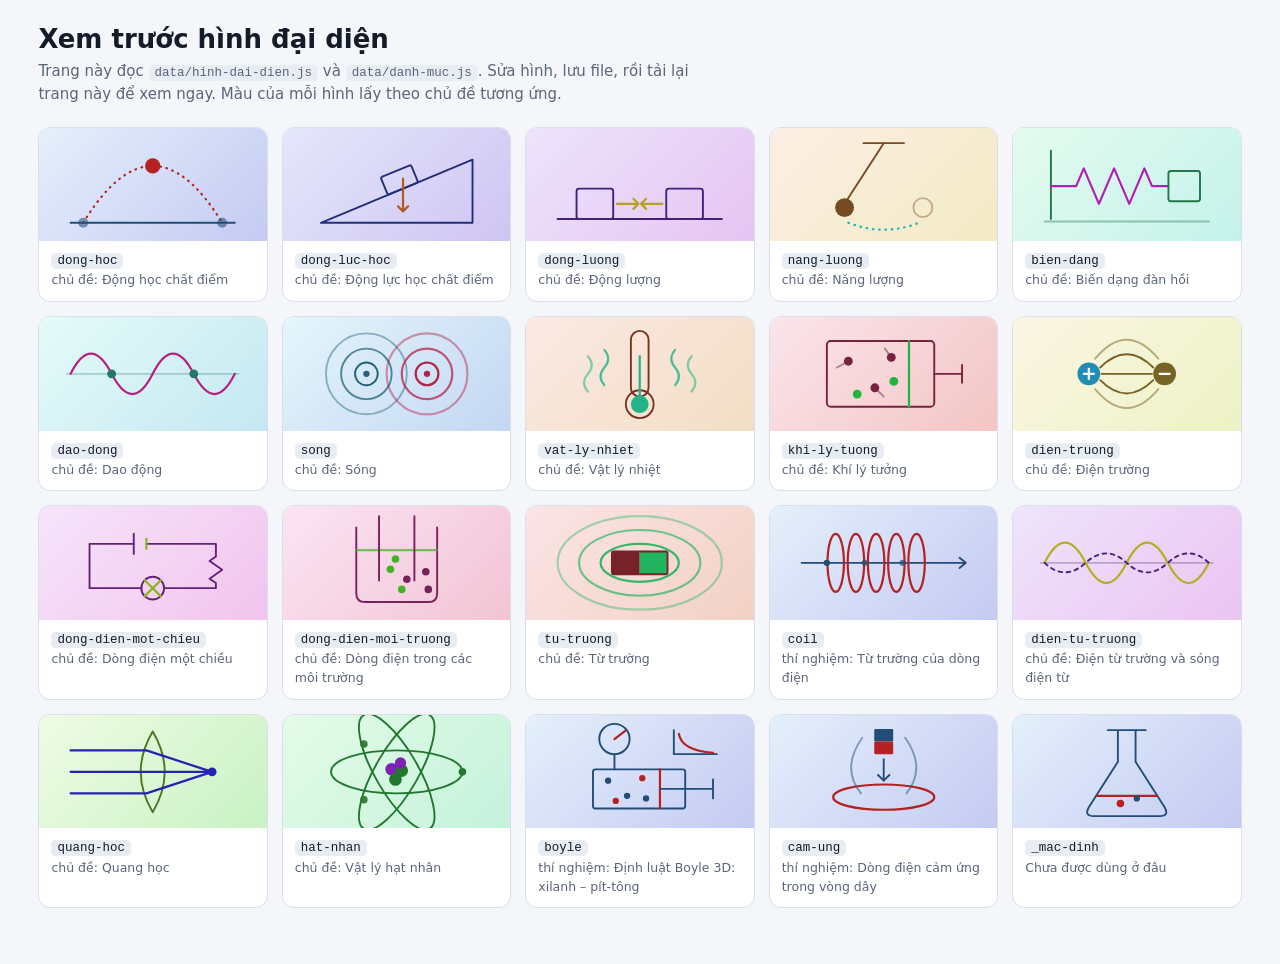
<file: cong-cu/xem-hinh.html>
<!doctype html>
<html lang="vi">
<head>
<meta charset="utf-8">
<meta name="viewport" content="width=device-width, initial-scale=1">
<title>Xem trước hình đại diện</title>
<link rel="stylesheet" href="../css/trang-chu.css">
<style>
  body{padding:24px clamp(16px,3vw,40px) 56px}
  h1{font:600 26px var(--fh);margin:0 0 6px}
  .lead{color:var(--muted);max-width:70ch;margin:0 0 20px}
  .tiles{grid-template-columns:repeat(auto-fill,minmax(220px,1fr))}
  .tile{cursor:default}.tile:hover{transform:none}
  .used{display:block;margin-top:2px}
  .warn{color:#b45309}
</style>
</head>
<body>
<h1>Xem trước hình đại diện</h1>
<p class="lead">Trang này đọc <code>data/hinh-dai-dien.js</code> và <code>data/danh-muc.js</code>. Sửa hình, lưu file, rồi tải lại trang này để xem ngay. Màu của mỗi hình lấy theo chủ đề tương ứng.</p>
<div class="tiles" id="out"></div>
<script src="../data/danh-muc.js"></script>
<script src="../data/hinh-dai-dien.js"></script>
<script>
(function(){
  var D=window.SITE_DATA||{topics:[],experiments:[]},I=window.SITE_ICONS||{},topic={},users={};
  D.topics.forEach(function(t){topic[t.id]=t;(users[t.id]=users[t.id]||[]).push('chủ đề: '+t.name)});
  D.experiments.forEach(function(e){if(e.icon)(users[e.icon]=users[e.icon]||[]).push('thí nghiệm: '+e.title)});
  function esc(s){return String(s).replace(/[&<>"]/g,function(c){return{'&':'&amp;','<':'&lt;','>':'&gt;','"':'&quot;'}[c]})}
  document.getElementById('out').innerHTML=Object.keys(I).map(function(k){
    var t=topic[k],hue=t?t.hue:210,u=users[k];
    return '<div class="tile" style="--h:'+hue+'"><div class="thumb"><svg viewBox="0 0 320 180" aria-hidden="true">'+I[k]+'</svg></div>'+
      '<div class="tb"><b><code>'+esc(k)+'</code></b>'+
      '<span class="used'+(u?'':' warn')+'">'+(u?esc(u.join(' · ')):'Chưa được dùng ở đâu')+'</span></div></div>'}).join('');
})();
</script>
</body>
</html>
</file>
<file: css/trang-chu.css>
/* Giao diện trang chủ (màu, bố cục, thẻ, menu). Chỉ sửa file này khi muốn đổi diện mạo. */
:root{
  color-scheme:light;
  --bg:#f4f6fa;--panel:#ffffff;--fg:#141b29;--muted:#5b6578;--line:#d9dfea;--ctrl:#e8ecf3;--accent:#1d4ed8;--on-accent:#ffffff;
  --shadow:0 1px 2px rgba(20,27,41,.06),0 6px 18px rgba(20,27,41,.06);
  --shadow-h:0 2px 4px rgba(20,27,41,.08),0 14px 30px rgba(20,27,41,.14);
  --thumb-a:94%;--thumb-b:86%;--ink-l:30%;--acc-l:42%;
  --fh:"Space Grotesk","Inter",system-ui,sans-serif;--fb:"Inter",system-ui,-apple-system,"Segoe UI",sans-serif;
  --side:288px;
}
@media (prefers-color-scheme:dark){
  :root:not([data-theme="light"]){
    color-scheme:dark;
    --bg:#0c1018;--panel:#151c28;--fg:#e6ebf4;--muted:#93a0b6;--line:#28334a;--ctrl:#1e2736;--accent:#6aa0ff;--on-accent:#0a1220;
    --shadow:0 1px 2px rgba(0,0,0,.3),0 6px 18px rgba(0,0,0,.25);
    --shadow-h:0 2px 4px rgba(0,0,0,.4),0 14px 30px rgba(0,0,0,.45);
    --thumb-a:20%;--thumb-b:14%;--ink-l:78%;--acc-l:62%;
  }
}
:root[data-theme="dark"]{
  color-scheme:dark;
  --bg:#0c1018;--panel:#151c28;--fg:#e6ebf4;--muted:#93a0b6;--line:#28334a;--ctrl:#1e2736;--accent:#6aa0ff;--on-accent:#0a1220;
  --shadow:0 1px 2px rgba(0,0,0,.3),0 6px 18px rgba(0,0,0,.25);
  --shadow-h:0 2px 4px rgba(0,0,0,.4),0 14px 30px rgba(0,0,0,.45);
  --thumb-a:20%;--thumb-b:14%;--ink-l:78%;--acc-l:62%;
}
*{box-sizing:border-box}
html{scroll-padding-top:16px}
[hidden]{display:none!important}
body{margin:0;background:var(--bg);color:var(--fg);font:15px/1.55 var(--fb);-webkit-font-smoothing:antialiased}
a{color:inherit;text-decoration:none}
button{font:inherit;color:inherit;cursor:pointer}
:focus-visible{outline:2px solid var(--accent);outline-offset:2px;border-radius:6px}

/* ---------- Khung trang ---------- */
.shell{display:grid;grid-template-columns:var(--side) minmax(0,1fr);min-height:100vh}
.side{
  position:sticky;top:0;align-self:start;height:100vh;overflow-y:auto;
  background:var(--panel);border-right:1px solid var(--line);padding:20px 14px 28px;
  scrollbar-width:thin;
}
.brand{display:flex;align-items:center;gap:11px;padding:2px 8px 18px}
.brand svg{flex:none}
.brand b{display:block;font:600 18px/1.15 var(--fh);letter-spacing:-.01em}
.brand span{display:block;font-size:12px;color:var(--muted)}
.nav h2{margin:20px 8px 6px;font:600 11px/1.2 var(--fb);letter-spacing:.09em;text-transform:uppercase;color:var(--muted)}
.nav a{
  display:flex;align-items:center;gap:10px;padding:8px 10px;border-radius:9px;color:var(--fg);
  transition:background .15s;
}
.nav a:hover{background:var(--ctrl)}
.nav a[aria-current="page"]{background:var(--ctrl);font-weight:600;box-shadow:inset 3px 0 0 var(--accent)}
.nav .dot{flex:none;width:9px;height:9px;border-radius:50%;background:hsl(var(--h) 70% 52%)}
.nav .t{flex:1;min-width:0;line-height:1.3}
.nav .n{flex:none;font-size:12px;color:var(--muted);font-variant-numeric:tabular-nums;min-width:20px;text-align:right}
.nav .n.on{color:var(--accent);font-weight:600}
.nav .home{font-weight:500}
.nav .home svg{flex:none;color:var(--muted)}
.side-foot{margin:22px 8px 0;padding-top:14px;border-top:1px solid var(--line);font-size:12px;color:var(--muted)}

.main{min-width:0;padding:0 clamp(16px,3vw,40px) 56px}
.topbar{
  position:sticky;top:0;z-index:20;display:flex;gap:10px;align-items:center;
  padding:14px 0;margin-bottom:6px;background:linear-gradient(var(--bg) 78%,transparent);
}
.menu-btn{display:none;flex:none;width:42px;height:42px;border-radius:10px;border:1px solid var(--line);background:var(--panel);align-items:center;justify-content:center}
.search{position:relative;flex:1;max-width:520px}
.search svg{position:absolute;left:13px;top:50%;transform:translateY(-50%);color:var(--muted);pointer-events:none}
.search input{
  width:100%;height:42px;padding:0 14px 0 40px;border-radius:11px;border:1px solid var(--line);
  background:var(--panel);color:var(--fg);font:inherit;
}
.search input::placeholder{color:var(--muted)}
.search input:focus{outline:2px solid var(--accent);outline-offset:0;border-color:transparent}
.spacer{flex:1}
.theme-btn{flex:none;width:42px;height:42px;border-radius:10px;border:1px solid var(--line);background:var(--panel);display:grid;place-items:center;color:var(--muted)}
.theme-btn:hover,.menu-btn:hover{color:var(--fg);border-color:var(--accent)}

/* ---------- Đầu trang ---------- */
.hero{padding:10px 0 22px}
.hero h1{margin:0 0 6px;font:600 clamp(26px,3.6vw,38px)/1.12 var(--fh);letter-spacing:-.02em;text-wrap:balance}
.hero p{margin:0;max-width:62ch;color:var(--muted);font-size:16px}
.crumb{font-size:13px;color:var(--muted);margin-bottom:6px}
.crumb a:hover{color:var(--accent)}
.stats{display:flex;flex-wrap:wrap;gap:8px;margin-top:16px}
.chip{display:inline-flex;align-items:center;gap:6px;padding:5px 11px;border-radius:99px;background:var(--panel);border:1px solid var(--line);font-size:13px;color:var(--muted)}
.chip b{color:var(--fg);font-weight:600;font-variant-numeric:tabular-nums}

.sec-head{display:flex;align-items:center;justify-content:space-between;gap:12px;margin:26px 0 14px}
.sec-head h2{margin:0;font:600 20px/1.2 var(--fh);letter-spacing:-.01em}
.btn{
  display:inline-flex;align-items:center;gap:8px;height:38px;padding:0 14px;border-radius:10px;
  border:1px solid var(--line);background:var(--panel);font-weight:500;
}
.btn:hover{border-color:var(--accent);color:var(--accent)}
.btn svg{transition:transform .4s}
.btn:active svg{transform:rotate(180deg)}

/* ---------- Thẻ thí nghiệm ---------- */
.grid{display:grid;grid-template-columns:repeat(auto-fill,minmax(252px,1fr));gap:18px}
.card{
  display:flex;flex-direction:column;background:var(--panel);border:1px solid var(--line);border-radius:14px;overflow:hidden;
  box-shadow:var(--shadow);transition:transform .18s,box-shadow .18s,border-color .18s;
}
a.card:hover{transform:translateY(-3px);box-shadow:var(--shadow-h);border-color:hsl(var(--h) 60% 55%)}
.card.soon{opacity:.82}
.thumb{
  position:relative;aspect-ratio:16/9;
  background:linear-gradient(135deg,hsl(var(--h) 75% var(--thumb-a)),hsl(calc(var(--h) + 22) 65% var(--thumb-b)));
  --ink:hsl(var(--h) 55% var(--ink-l));--acc:hsl(calc(var(--h) + 150) 68% var(--acc-l));
}
.thumb svg{position:absolute;inset:0;width:100%;height:100%}
.thumb .s{fill:none;stroke:var(--ink);stroke-width:3;stroke-linecap:round;stroke-linejoin:round}
.thumb .a{fill:none;stroke:var(--acc);stroke-width:3.5;stroke-linecap:round;stroke-linejoin:round}
.thumb .fi{fill:var(--ink)}.thumb .fa{fill:var(--acc)}
.thumb .w{fill:none;stroke:#fff;stroke-width:3.5;stroke-linecap:round}
.tag{
  position:absolute;left:10px;top:10px;padding:2px 9px;border-radius:99px;font-size:11.5px;font-weight:600;
  background:hsl(var(--h) 60% 98% / .9);color:hsl(var(--h) 55% 28%);backdrop-filter:blur(4px);
}
@media (prefers-color-scheme:dark){:root:not([data-theme="light"]) .tag{background:hsl(var(--h) 30% 12% / .8);color:hsl(var(--h) 70% 80%)}}
:root[data-theme="dark"] .tag{background:hsl(var(--h) 30% 12% / .8);color:hsl(var(--h) 70% 80%)}
.badge{position:absolute;right:10px;top:10px;padding:2px 9px;border-radius:99px;font-size:11.5px;font-weight:600;background:var(--ctrl);color:var(--muted)}
.badge.ok{background:var(--accent);color:var(--on-accent)}
.cbody{display:flex;flex-direction:column;gap:6px;padding:14px 16px 16px;flex:1}
.cbody h3{margin:0;font:600 16px/1.3 var(--fh);letter-spacing:-.005em;text-wrap:balance}
.cbody p{margin:0;font-size:13.5px;color:var(--muted);flex:1}
.go{margin-top:6px;font-size:13.5px;font-weight:600;color:var(--accent)}
.soon .go{color:var(--muted);font-weight:500}
a.card:hover .go span{display:inline-block;transform:translateX(3px)}
.go span{transition:transform .15s}

/* ---------- Ô chủ đề ---------- */
.tiles{display:grid;grid-template-columns:repeat(auto-fill,minmax(176px,1fr));gap:14px}
.tile{
  display:flex;flex-direction:column;gap:0;background:var(--panel);border:1px solid var(--line);border-radius:12px;overflow:hidden;
  transition:transform .18s,border-color .18s,box-shadow .18s;
}
.tile:hover{transform:translateY(-2px);border-color:hsl(var(--h) 60% 55%);box-shadow:var(--shadow)}
.tile .thumb{aspect-ratio:2/1}
.tile .tb{padding:9px 12px 11px}
.tile b{display:block;font:600 14px/1.3 var(--fh)}
.tile span{font-size:12.5px;color:var(--muted)}

.empty{padding:40px 20px;text-align:center;color:var(--muted);border:1px dashed var(--line);border-radius:14px;background:var(--panel)}
.empty b{display:block;color:var(--fg);font:600 17px var(--fh);margin-bottom:4px}


.thumb img{position:absolute;inset:0;width:100%;height:100%;object-fit:cover;z-index:1}
.thumb .tag,.thumb .badge,.thumb .new{z-index:2}
.new{position:absolute;left:10px;bottom:10px;padding:2px 9px;border-radius:99px;font-size:11.5px;font-weight:700;background:#e11d48;color:#fff}
code{font:12.5px ui-monospace,SFMono-Regular,Menlo,Consolas,monospace;background:var(--ctrl);padding:1px 6px;border-radius:5px}
.muted{color:var(--muted)}
.issues{margin:0;padding:12px 16px 12px 34px;border:1px solid #f59e0b;background:rgba(245,158,11,.1);border-radius:10px}
.okmsg{margin:0;padding:10px 14px;border:1px solid var(--line);background:var(--panel);border-radius:10px}
.tablewrap{overflow-x:auto;border:1px solid var(--line);border-radius:12px;background:var(--panel)}
.mt{width:100%;border-collapse:collapse;font-size:13.5px}
.mt th,.mt td{padding:9px 12px;text-align:left;border-bottom:1px solid var(--line);vertical-align:top}
.mt th{font-size:12px;text-transform:uppercase;letter-spacing:.06em;color:var(--muted);background:var(--ctrl)}
.mt tr:last-child td{border-bottom:0}
.st{display:inline-block;white-space:nowrap;padding:1px 9px;border-radius:99px;font-size:12px;font-weight:600;background:var(--ctrl)}
.st-ready{background:var(--accent);color:var(--on-accent)}.st-hidden{text-decoration:line-through}
.good{color:#16a34a;font-weight:600}.bad{color:#dc2626;font-weight:600}
.note2{font-size:13px;color:var(--muted);max-width:70ch}
.gen{display:grid;grid-template-columns:repeat(auto-fit,minmax(220px,1fr));gap:12px;margin-bottom:12px}
.gen label{display:grid;gap:4px;font-size:13px;font-weight:500}.gen .wide{grid-column:1/-1}
.gen input,.gen select{height:40px;padding:0 12px;border:1px solid var(--line);border-radius:9px;background:var(--panel);color:var(--fg);font:inherit}
.snip{margin:0 0 12px;padding:12px 14px;border-radius:10px;background:var(--ctrl);overflow-x:auto;white-space:pre-wrap;word-break:break-word;font:13px/1.5 ui-monospace,SFMono-Regular,Menlo,Consolas,monospace}

/* ---------- Màn hình nhỏ ---------- */
.scrim{display:none}
@media (max-width:900px){
  .shell{grid-template-columns:minmax(0,1fr)}
  .side{
    position:fixed;z-index:40;left:0;top:0;bottom:0;width:min(86vw,310px);height:auto;
    transform:translateX(-102%);transition:transform .25s;box-shadow:var(--shadow-h);
  }
  body.menu-open .side{transform:none}
  body.menu-open .scrim{display:block;position:fixed;inset:0;z-index:30;background:rgba(10,14,22,.5)}
  .menu-btn{display:flex}
  .spacer{display:none}
  .search{max-width:none}
}
/* Số liệu trang chủ: ngang hàng ô tìm kiếm khi đủ rộng, màn hình hẹp thì xuống dưới tiêu đề */
.topbar .search{min-width:340px}
.top-stats{margin:0;flex-wrap:nowrap;white-space:nowrap}
.top-stats:empty{display:none}
.in-hero{display:none}
.hero-home{padding-bottom:0}
.hero-home+.sec-head{margin-top:8px}
@media (max-width:1100px){.top-stats{display:none}.in-hero{display:flex}.topbar .search{min-width:0}}
@media (prefers-reduced-motion:reduce){*{transition:none!important;scroll-behavior:auto!important}}

/* Thí nghiệm đang phát triển: chỉ hiện khung trống, không có hình đại diện */
.thumb.empty{background:var(--card-2,rgba(128,128,128,.08));border:1px dashed rgba(128,128,128,.35)}
</file>
